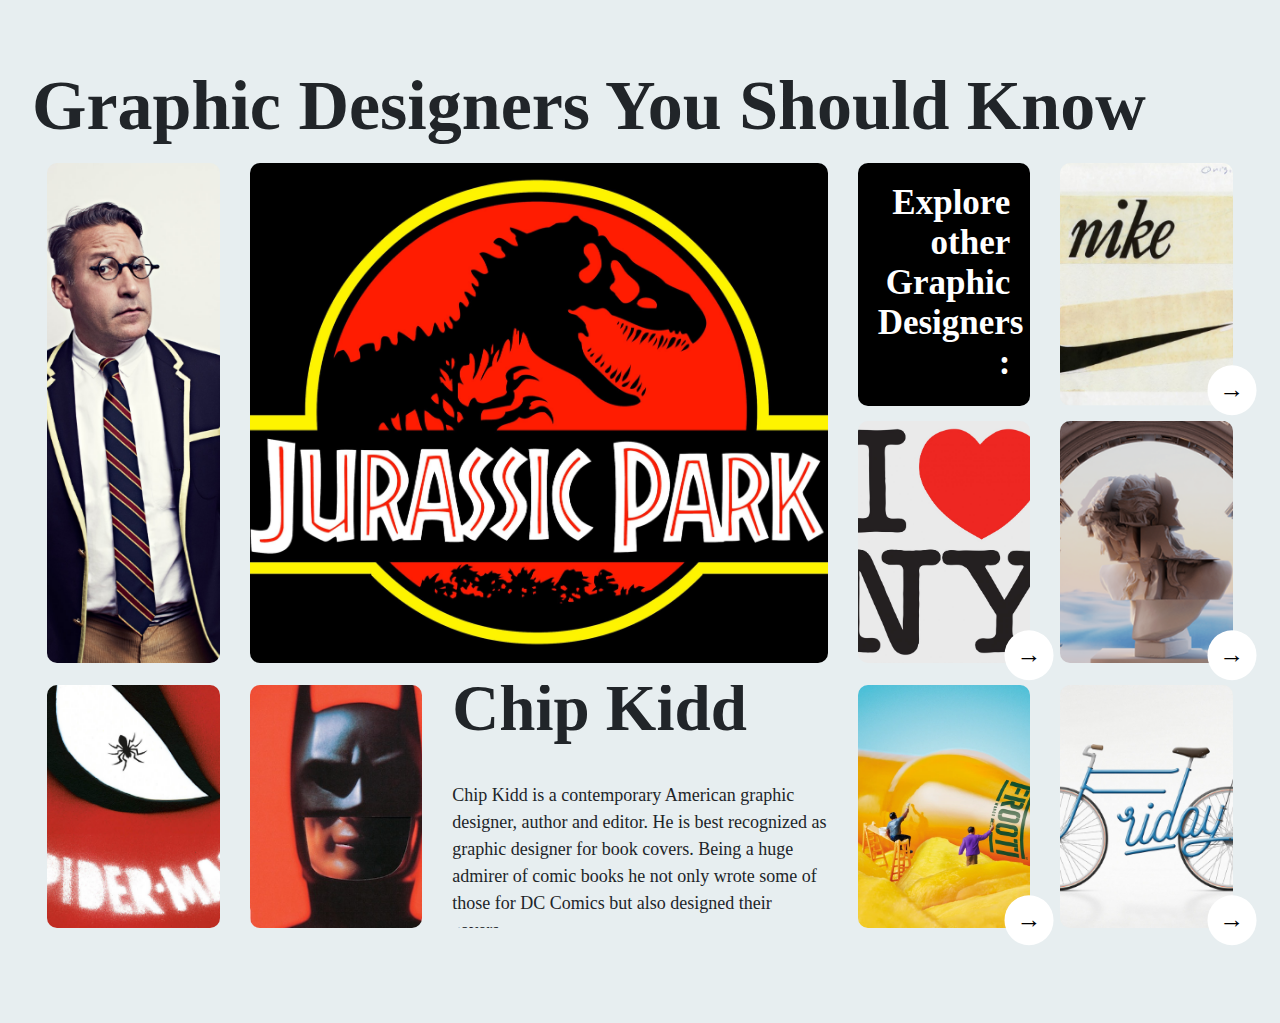
<file: index.html>
<!doctype html>
<html lang="en">
  <head>
    <!-- Required meta tags -->
    <meta charset="utf-8">
    <meta name="viewport" content="width=device-width, initial-scale=1, shrink-to-fit=no">

    <!-- Bootstrap CSS -->
    <link rel="stylesheet" href="https://cdn.jsdelivr.net/npm/bootstrap@4.0.0/dist/css/bootstrap.min.css" integrity="sha384-Gn5384xqQ1aoWXA+058RXPxPg6fy4IWvTNh0E263XmFcJlSAwiGgFAW/dAiS6JXm" crossorigin="anonymous">
    <link rel="stylesheet" href="style.css">

    <title>67-338 Project3</title>
  </head>
  <body>
    <div class="container-fluid">
      <div>
        <h1>Graphic Designers You Should Know</h1>
      </div>
      <div class="row no-gutters">
           <div class="col-2 special">
             <div class="cell special fill">
                <img src="images/chip kidd.png" alt="">
             </div>
           </div>
           <div class="col-6">
             <div class="cell special fill">
                <img src="images/jurassic park big.png" alt="">
                
             </div>
           </div>
           <div class="col-2">
             <div class="cell ordinary fill-explore">
              <span class="explore-text">
                Explore <br/>
                other <br/>
                Graphic <br/>
                Designers <br/>
                :<br/>
                
              </span>
             </div>
             <div class="cell ordinary fill">
              <img src="images/i<3ny-small.png" alt="" class="image-blackened">
              <div class="hide">Milton Glaser</div>
              <a href="milton-glaser.html">
                <button class="btn">
                  &rarr;
                </button>
              </a>
             </div>
           </div>
           <div class="col-2">
             <div class="cell ordinary fill">
              <img src="images/nike small.png" class="image-blackened">
              <div class="hide">Carolyn Davidson</div>
              <a href="carolyn-davidson.html">
                 <button class="btn weird-one">
                    &rarr;
                  </button>
              </a>
             
             </div>
             <div class="cell ordinary fill">
              <img src="images/shane-griffin-small.png" alt="" class="image-blackened">
              <div class="hide">Shane Griffin</div>
              <a href="shane-griffin.html">
                <button class="btn">
                  &rarr;
                </button>
              </a>
              
             </div>
           </div>
     </div>
     
     <div class="row no-gutters">
           <div class="col-2">
             <div class="cell ordinary fill">
              <img src="images/kidd-art1.png" alt="">
              
             </div>
           </div>
           <div class="col-2">
             <div class="cell ordinary fill">
              <img src="images/kidd-art2.png" alt="">
             </div>
           </div>
           <div class="col-4">
             <div class="cell ordinary fill">
              
              <div class="text">
                <h3>Chip Kidd</h3><br/>
                Chip Kidd is a contemporary American graphic designer, author and editor. He is best recognized as graphic designer for book covers. Being a huge admirer of comic books he not only wrote some of those for DC Comics but also designed their covers.
              </div>
             </div>
           </div>
           <div class="col-2">
             <div class="cell ordinary fill">
              <img src="images/jessica-walsh-small.png" alt="" class="image-blackened">
              <div class="hide">Jessica Walsh</div>
              <a href="jessica-walsh.html">
                <button class="btn second">
                  &rarr;
                </button>
              </a>
             </div>
           </div>
           <div class="col-2">
             <div class="cell ordinary fill">
              <img src="images/juri-zaech-small.png" alt="" class="image-blackened">
              <div class="hide">Juri Zaech</div>
              <a href="juri-zaech.html">
                <button class="btn second">
                  &rarr;
                </button>
              </a>
             </div>
           </div>
     </div>
     
     
   </div>
    <!-- Optional JavaScript -->
    <!-- jQuery first, then Popper.js, then Bootstrap JS -->
    <script src="https://code.jquery.com/jquery-3.2.1.slim.min.js" integrity="sha384-KJ3o2DKtIkvYIK3UENzmM7KCkRr/rE9/Qpg6aAZGJwFDMVNA/GpGFF93hXpG5KkN" crossorigin="anonymous"></script>
    <script src="https://cdn.jsdelivr.net/npm/popper.js@1.12.9/dist/umd/popper.min.js" integrity="sha384-ApNbgh9B+Y1QKtv3Rn7W3mgPxhU9K/ScQsAP7hUibX39j7fakFPskvXusvfa0b4Q" crossorigin="anonymous"></script>
    <script src="https://cdn.jsdelivr.net/npm/bootstrap@4.0.0/dist/js/bootstrap.min.js" integrity="sha384-JZR6Spejh4U02d8jOt6vLEHfe/JQGiRRSQQxSfFWpi1MquVdAyjUar5+76PVCmYl" crossorigin="anonymous"></script>
  </body>
</html>
</file>
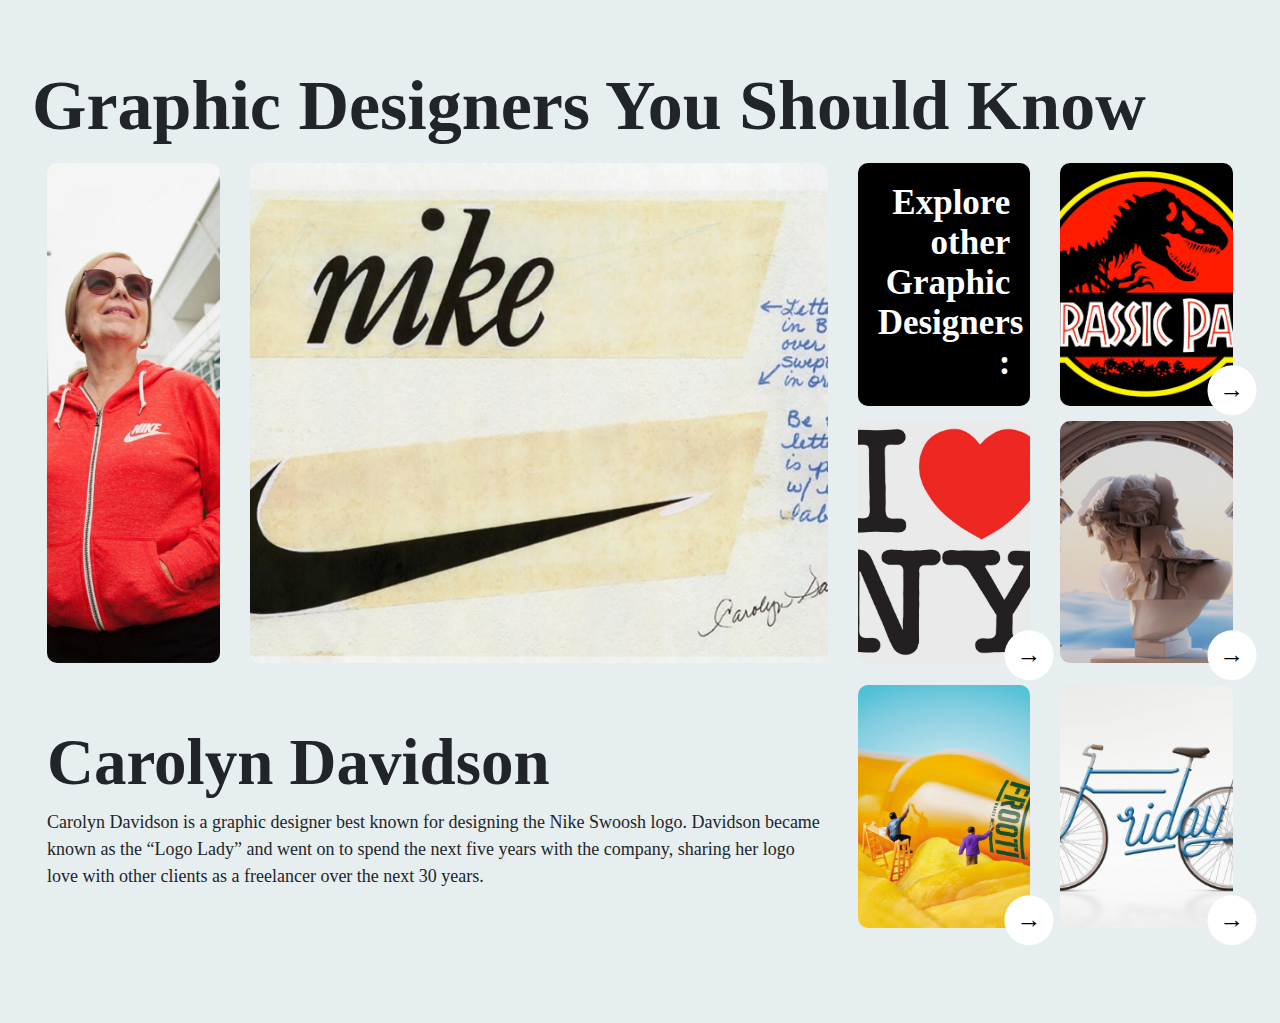
<file: carolyn-davidson.html>
<!doctype html>
<html lang="en">
  <head>
    <!-- Required meta tags -->
    <meta charset="utf-8">
    <meta name="viewport" content="width=device-width, initial-scale=1, shrink-to-fit=no">

    <!-- Bootstrap CSS -->
    <link rel="stylesheet" href="https://cdn.jsdelivr.net/npm/bootstrap@4.0.0/dist/css/bootstrap.min.css" integrity="sha384-Gn5384xqQ1aoWXA+058RXPxPg6fy4IWvTNh0E263XmFcJlSAwiGgFAW/dAiS6JXm" crossorigin="anonymous">
    <link rel="stylesheet" href="style.css">

    <title>67-338 Project3</title>
  </head>
  <body>
    
    <div class="container-fluid">
      <div>
        <h1>Graphic Designers You Should Know</h1>
      </div>
      <div class="row no-gutters">
           <div class="col-2 special">
             <div class="cell special fill">
                <img src="images/carolyn-davidson.png" alt="">
             </div>
           </div>
           <div class="col-6">
             <div class="cell special fill">
                <img src="images/nike-big.png" alt="">
             </div>
           </div>
           <div class="col-2">
            <div class="cell ordinary fill-explore">
              <span class="explore-text">
                Explore <br/>
                other <br/>
                Graphic <br/>
                Designers <br/>
                :<br/>
                
              </span>
             </div>
             <div class="cell ordinary fill">
              <img src="images/i<3ny-small.png" alt="" class="image-blackened">
              <div class="hide">Milton Glaser</div>
              <a href="milton-glaser.html">
                <button class="btn">
                  &rarr;
                </button>
              </a>
             </div>
           </div>
           <div class="col-2">
             <div class="cell ordinary fill">
              <img src="images/jurassic small.png" alt="" class="image-blackened">
              <div class="hide">Chip Kidd</div>
              <a href="index.html">
                <button class="btn weird-one">
                   &rarr;
                 </button>
             </a>
              
             </div>
             <div class="cell ordinary fill">
              <img src="images/shane-griffin-small.png" alt="" class="image-blackened">
              <div class="hide">Shane Griffin</div>
              <a href="shane-griffin.html">
                <button class="btn">
                  &rarr;
                </button>
              </a>
              
             </div>
           </div>
     </div>
     
     <div class="row no-gutters">
           
           <div class="col-8">
             <div class="cell ordinary fill">
              
              <div class="text">
                <h3>Carolyn Davidson</h3>
                Carolyn Davidson is a graphic designer best known for designing the Nike Swoosh logo. Davidson became known as the “Logo Lady” and went on to spend the next five years with the company, sharing her logo love with other clients as a freelancer over the next 30 years.               </div>
             </div>
           </div>
           <div class="col-2">
             <div class="cell ordinary fill">
              <img src="images/jessica-walsh-small.png" alt="" class="image-blackened">
              <div class="hide">Jessica Walsh</div>
              <a href="jessica-walsh.html">
                <button class="btn second">
                  &rarr;
                </button>
              </a>
             </div>
           </div>
           <div class="col-2">
             <div class="cell ordinary fill">
              <img src="images/juri-zaech-small.png" alt="" class="image-blackened">
              <div class="hide">Juri Zaech</div>
              <a href="juri-zaech.html">
                <button class="btn second">
                  &rarr;
                </button>
              </a>
             </div>
           </div>
     </div>
     
     
   </div>
    <!-- Optional JavaScript -->
    <!-- jQuery first, then Popper.js, then Bootstrap JS -->
    <script src="https://code.jquery.com/jquery-3.2.1.slim.min.js" integrity="sha384-KJ3o2DKtIkvYIK3UENzmM7KCkRr/rE9/Qpg6aAZGJwFDMVNA/GpGFF93hXpG5KkN" crossorigin="anonymous"></script>
    <script src="https://cdn.jsdelivr.net/npm/popper.js@1.12.9/dist/umd/popper.min.js" integrity="sha384-ApNbgh9B+Y1QKtv3Rn7W3mgPxhU9K/ScQsAP7hUibX39j7fakFPskvXusvfa0b4Q" crossorigin="anonymous"></script>
    <script src="https://cdn.jsdelivr.net/npm/bootstrap@4.0.0/dist/js/bootstrap.min.js" integrity="sha384-JZR6Spejh4U02d8jOt6vLEHfe/JQGiRRSQQxSfFWpi1MquVdAyjUar5+76PVCmYl" crossorigin="anonymous"></script>
  </body>
</html>
</file>
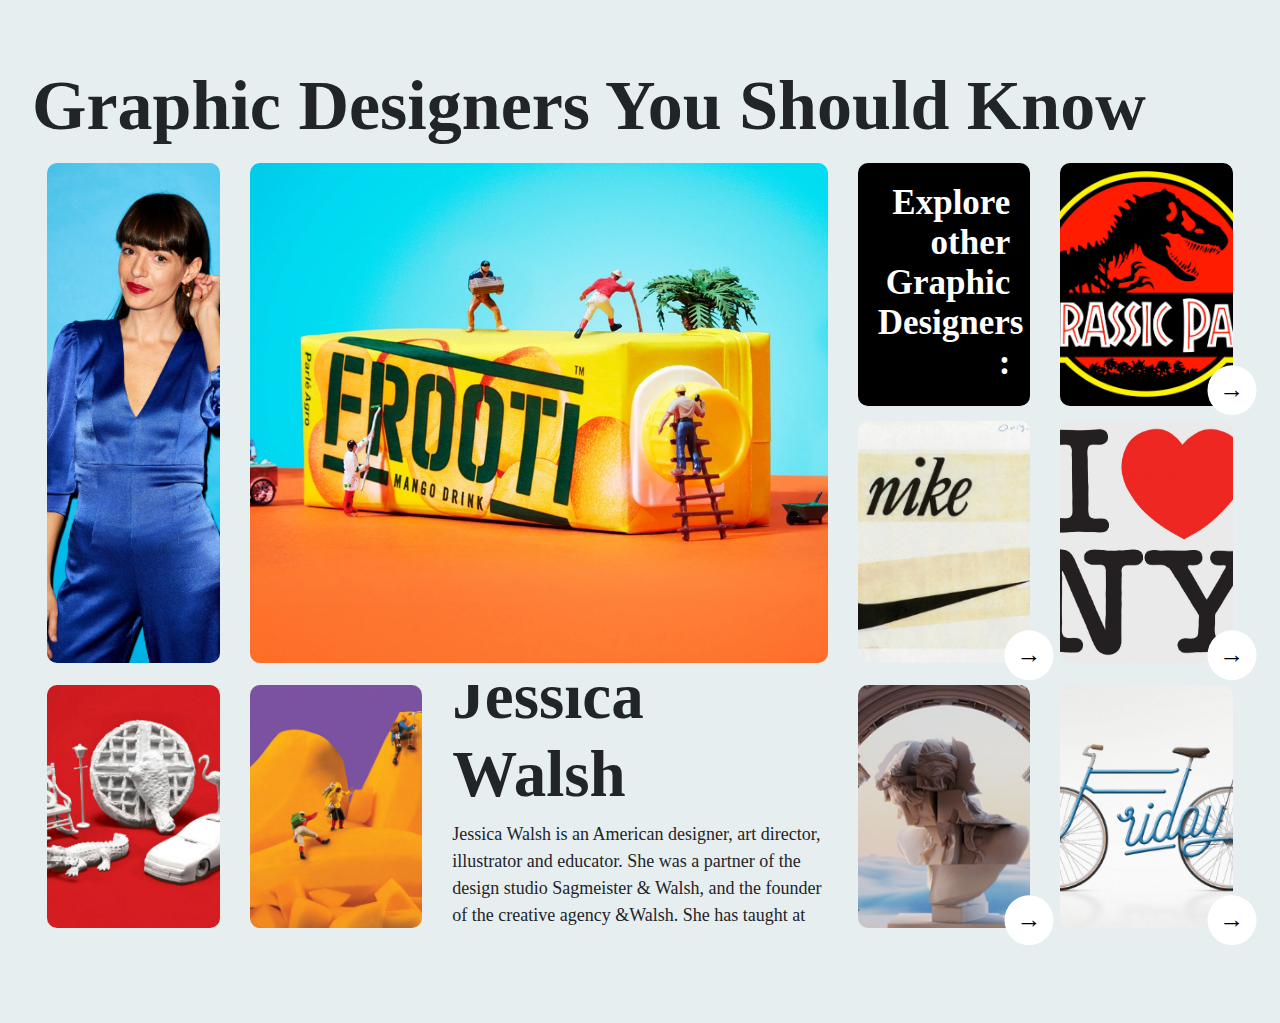
<file: jessica-walsh.html>
<!doctype html>
<html lang="en">
  <head>
    <!-- Required meta tags -->
    <meta charset="utf-8">
    <meta name="viewport" content="width=device-width, initial-scale=1, shrink-to-fit=no">

    <!-- Bootstrap CSS -->
    <link rel="stylesheet" href="https://cdn.jsdelivr.net/npm/bootstrap@4.0.0/dist/css/bootstrap.min.css" integrity="sha384-Gn5384xqQ1aoWXA+058RXPxPg6fy4IWvTNh0E263XmFcJlSAwiGgFAW/dAiS6JXm" crossorigin="anonymous">
    <link rel="stylesheet" href="style.css">

    <title>67-338 Project3</title>
  </head>
  <body>
    
    <div class="container-fluid">
      <div>
        <h1>Graphic Designers You Should Know</h1>
      </div>
      <div class="row no-gutters">
           <div class="col-2 special">
             <div class="cell special fill">
                <img src="images/jessica-walsh.png" alt="">
             </div>
           </div>
           <div class="col-6">
             <div class="cell special fill">
                <img src="images/walsh-big.png" alt="">
             </div>
           </div>
           <div class="col-2">
            <div class="cell ordinary fill-explore">
              <span class="explore-text">
                Explore <br/>
                other <br/>
                Graphic <br/>
                Designers <br/>
                :<br/>
                
              </span>
             </div>
             <div class="cell ordinary fill">
              <img src="images/nike small.png" alt="" class="image-blackened">
              <div class="hide">Carolyn Davidson</div>
              <a href="carolyn-davidson.html">
                <button class="btn">
                  &rarr;
                </button>
              </a>
             </div>
           </div>
           <div class="col-2">
             <div class="cell ordinary fill">
              <img src="images/jurassic small.png" alt="" class="image-blackened">
              <div class="hide">Chip Kidd</div>
              <a href="index.html">
                <button class="btn weird-one">
                   &rarr;
                 </button>
             </a>
             </div>
             <div class="cell ordinary fill">
              <img src="images/i<3ny-small.png" alt="" class="image-blackened">
              <div class="hide">Milton Glaser</div>
              <a href="milton-glaser.html">
                <button class="btn">
                  &rarr;
                </button>
              </a>
              
             </div>
           </div>
     </div>
     
     <div class="row no-gutters">
           <div class="col-2">
             <div class="cell ordinary fill">
              <img src="images/walsh1.png" alt="">
             </div>
           </div>
           <div class="col-2">
             <div class="cell ordinary fill">
              <img src="images/walsh2.png" alt="">
             </div>
           </div>
           <div class="col-4">
             <div class="cell ordinary fill">
              
              <div class="text">
                <h3>Jessica Walsh</h3>
                Jessica Walsh is an American designer, art director, illustrator and educator. She was a partner of the design studio Sagmeister & Walsh, and the founder of the creative agency &Walsh. She has taught at the School of Visual Arts.              </div>
             </div>
           </div>
           <div class="col-2">
             <div class="cell ordinary fill">
              <img src="images/shane-griffin-small.png" alt="" class="image-blackened">
              <div class="hide">Shane Griffin</div>
              <a href="shane-griffin.html">
                <button class="btn second">
                  &rarr;
                </button>
              </a>
             </div>
           </div>
           <div class="col-2">
             <div class="cell ordinary fill">
              <img src="images/juri-zaech-small.png" alt="" class="image-blackened">
              <div class="hide">Juri Zaech</div>
              <a href="juri-zaech.html">
                <button class="btn second">
                  &rarr;
                </button>
              </a>
             </div>
           </div>
     </div>
     
     
   </div>
    <!-- Optional JavaScript -->
    <!-- jQuery first, then Popper.js, then Bootstrap JS -->
    <script src="https://code.jquery.com/jquery-3.2.1.slim.min.js" integrity="sha384-KJ3o2DKtIkvYIK3UENzmM7KCkRr/rE9/Qpg6aAZGJwFDMVNA/GpGFF93hXpG5KkN" crossorigin="anonymous"></script>
    <script src="https://cdn.jsdelivr.net/npm/popper.js@1.12.9/dist/umd/popper.min.js" integrity="sha384-ApNbgh9B+Y1QKtv3Rn7W3mgPxhU9K/ScQsAP7hUibX39j7fakFPskvXusvfa0b4Q" crossorigin="anonymous"></script>
    <script src="https://cdn.jsdelivr.net/npm/bootstrap@4.0.0/dist/js/bootstrap.min.js" integrity="sha384-JZR6Spejh4U02d8jOt6vLEHfe/JQGiRRSQQxSfFWpi1MquVdAyjUar5+76PVCmYl" crossorigin="anonymous"></script>
  </body>
</html>
</file>
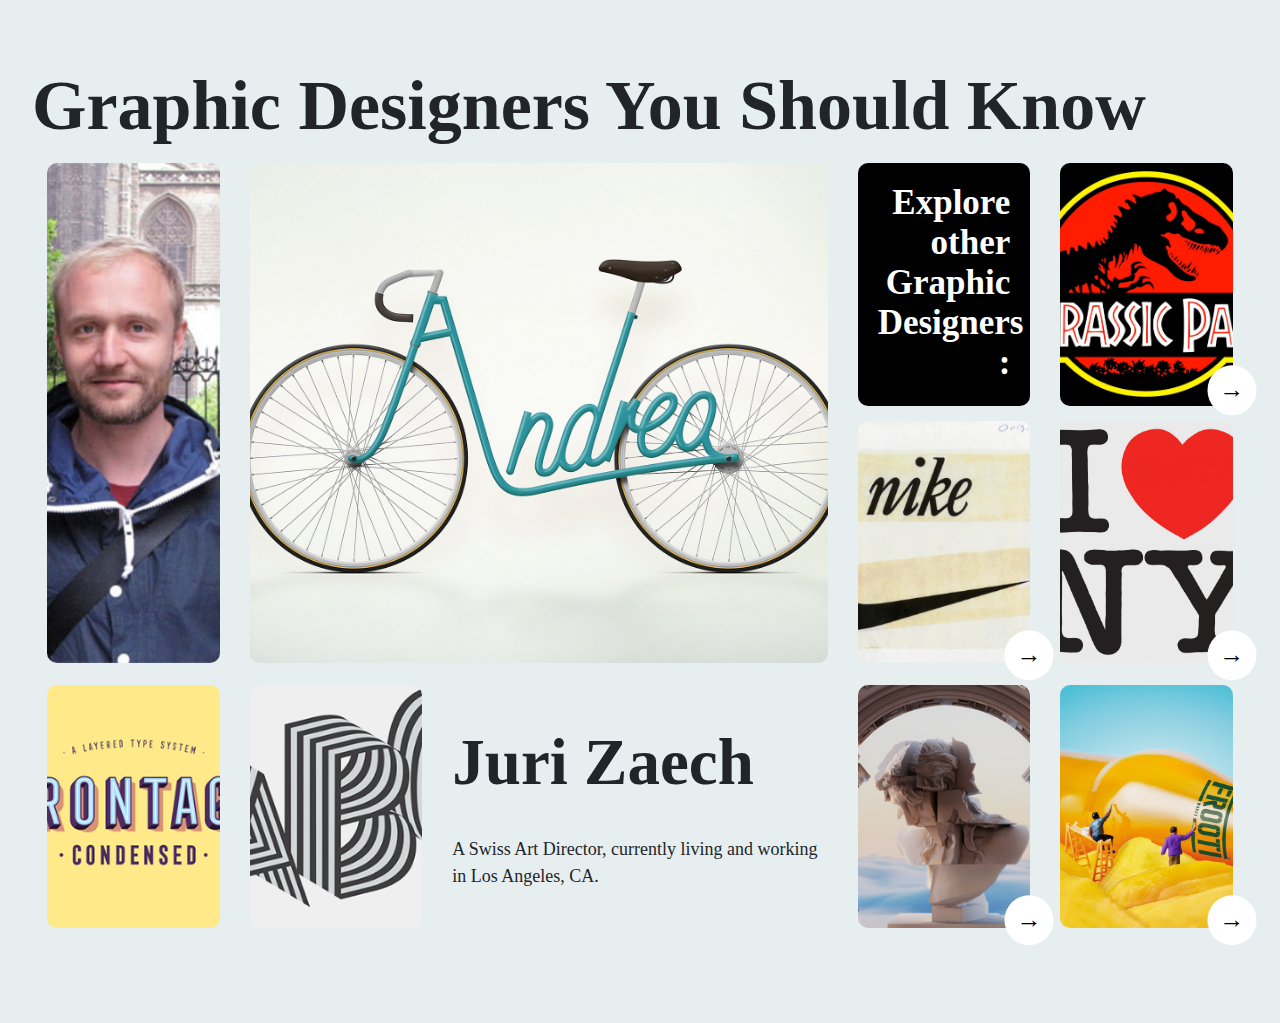
<file: juri-zaech.html>
<!doctype html>
<html lang="en">
  <head>
    <!-- Required meta tags -->
    <meta charset="utf-8">
    <meta name="viewport" content="width=device-width, initial-scale=1, shrink-to-fit=no">

    <!-- Bootstrap CSS -->
    <link rel="stylesheet" href="https://cdn.jsdelivr.net/npm/bootstrap@4.0.0/dist/css/bootstrap.min.css" integrity="sha384-Gn5384xqQ1aoWXA+058RXPxPg6fy4IWvTNh0E263XmFcJlSAwiGgFAW/dAiS6JXm" crossorigin="anonymous">
    <link rel="stylesheet" href="style.css">

    <title>67-338 Project3</title>
  </head>
  <body>
    <div class="container-fluid">
      <div>
        <h1>Graphic Designers You Should Know</h1>
      </div>
      <div class="row no-gutters">
           <div class="col-2 special">
             <div class="cell special fill">
                <img src="images/juri-zaech.png" alt="">
             </div>
           </div>
           <div class="col-6">
             <div class="cell special fill">
                <img src="images/zaech-big.png" alt="">
             </div>
           </div>
           <div class="col-2">
            <div class="cell ordinary fill-explore">
              <span class="explore-text">
                Explore <br/>
                other <br/>
                Graphic <br/>
                Designers <br/>
                :<br/>
                
              </span>
             </div>
             <div class="cell ordinary fill">
              <img src="images/nike small.png" alt="" class="image-blackened">
              <div class="hide">Carolyn Davidson</div>
              
              <a href="carolyn-davidson.html">
                <button class="btn">
                  &rarr;
                </button>
              </a>
             </div>
           </div>
           <div class="col-2">
             <div class="cell ordinary fill">
              <img src="images/jurassic small.png" alt="" class="image-blackened">
              <div class="hide">Chip Kidd</div>
              
              <a href="index.html">
                <button class="btn weird-one">
                   &rarr;
                 </button>
             </a>
              
             </div>
             <div class="cell ordinary fill">
              <img src="images/i<3ny-small.png" alt="" class="image-blackened">
              <div class="hide">Milton Glaser</div>
                
                <a href="milton-glaser.html">
                  <button class="btn">
                    &rarr;
                  </button>
                </a>
              
             </div>
           </div>
     </div>
     
     <div class="row no-gutters">
           <div class="col-2">
             <div class="cell ordinary fill">
              <img src="images/zaech1.png" alt="">
             </div>
           </div>
           <div class="col-2">
             <div class="cell ordinary fill">
              <img src="images/zaech2.png" alt="">
             </div>
           </div>
           <div class="col-4">
             <div class="cell ordinary fill">
              
                <div class="text">
                    <h3>Juri Zaech</h3><br/>
                    A Swiss Art Director, currently living and working in Los Angeles, CA.
                </div>
             </div>
           </div>
           <div class="col-2">
             <div class="cell ordinary fill">
              <img src="images/shane-griffin-small.png" alt="" class="image-blackened">
              <div class="hide">Shane Griffin</div>
                
                <a href="shane-griffin.html">
                  <button class="btn second">
                    &rarr;
                  </button>
                </a>
             </div>
           </div>
           <div class="col-2">
             <div class="cell ordinary fill">
              <img src="images/jessica-walsh-small.png" alt="" class="image-blackened">

              <div class="hide">Jessica Walsh</div>
              <a href="jessica-walsh.html">
                <button class="btn second">
                  &rarr;
                </button>
              </a>
             </div>
           </div>
     </div>
     
     
   </div>
    <!-- Optional JavaScript -->
    <!-- jQuery first, then Popper.js, then Bootstrap JS -->
    <script src="https://code.jquery.com/jquery-3.2.1.slim.min.js" integrity="sha384-KJ3o2DKtIkvYIK3UENzmM7KCkRr/rE9/Qpg6aAZGJwFDMVNA/GpGFF93hXpG5KkN" crossorigin="anonymous"></script>
    <script src="https://cdn.jsdelivr.net/npm/popper.js@1.12.9/dist/umd/popper.min.js" integrity="sha384-ApNbgh9B+Y1QKtv3Rn7W3mgPxhU9K/ScQsAP7hUibX39j7fakFPskvXusvfa0b4Q" crossorigin="anonymous"></script>
    <script src="https://cdn.jsdelivr.net/npm/bootstrap@4.0.0/dist/js/bootstrap.min.js" integrity="sha384-JZR6Spejh4U02d8jOt6vLEHfe/JQGiRRSQQxSfFWpi1MquVdAyjUar5+76PVCmYl" crossorigin="anonymous"></script>
  </body>
</html>
</file>
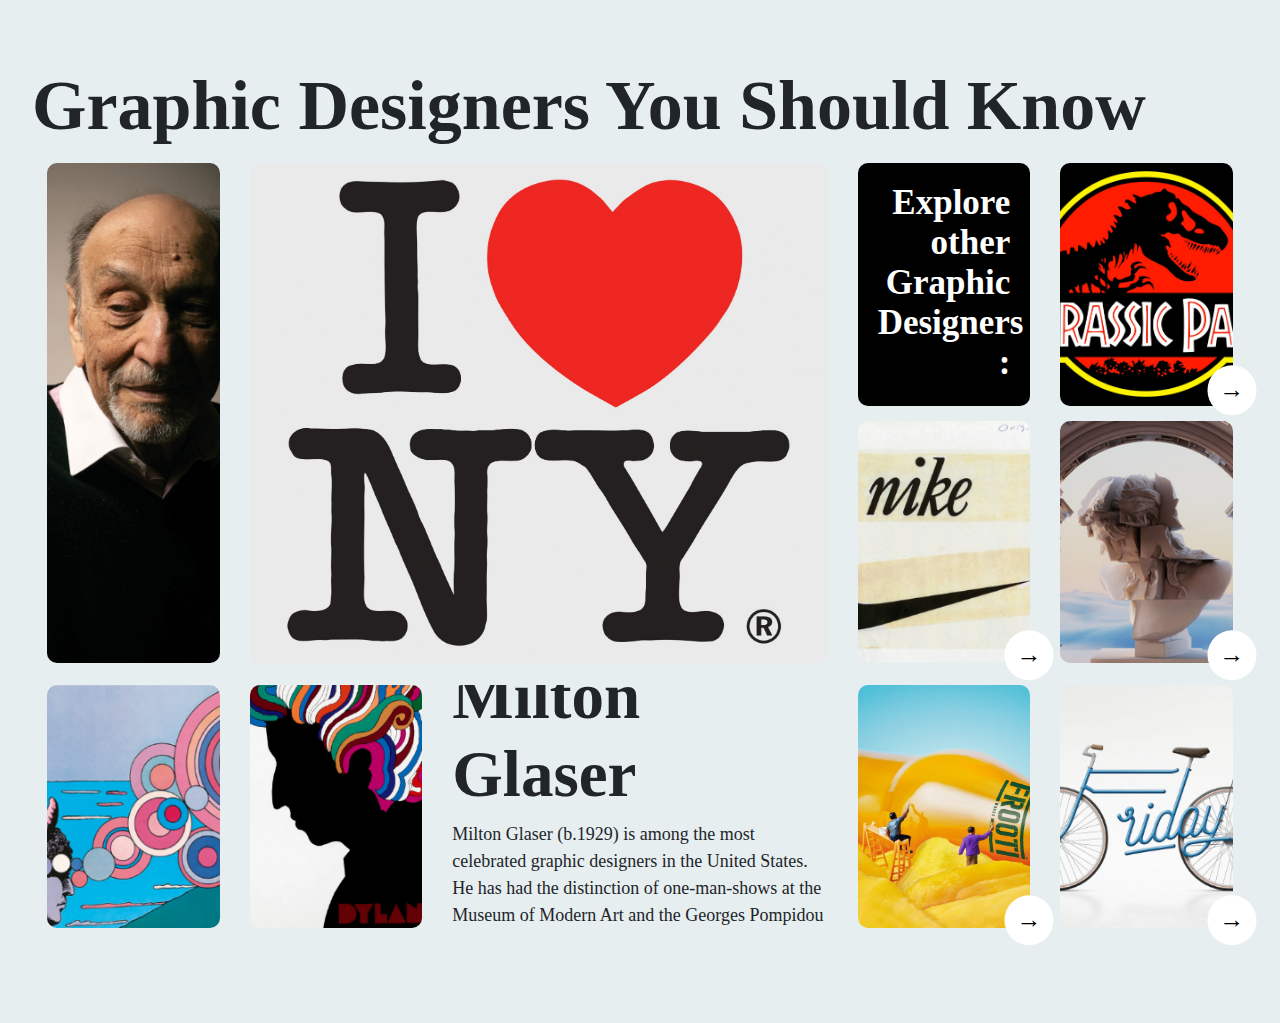
<file: milton-glaser.html>
<!doctype html>
<html lang="en">
  <head>
    <!-- Required meta tags -->
    <meta charset="utf-8">
    <meta name="viewport" content="width=device-width, initial-scale=1, shrink-to-fit=no">

    <!-- Bootstrap CSS -->
    <link rel="stylesheet" href="https://cdn.jsdelivr.net/npm/bootstrap@4.0.0/dist/css/bootstrap.min.css" integrity="sha384-Gn5384xqQ1aoWXA+058RXPxPg6fy4IWvTNh0E263XmFcJlSAwiGgFAW/dAiS6JXm" crossorigin="anonymous">
    <link rel="stylesheet" href="style.css">

    <title>67-338 Project3</title>
  </head>
  <body>
    <div class="container-fluid">
      <div>
        <h1>Graphic Designers You Should Know</h1>
      </div>
      <div class="row no-gutters">
           <div class="col-2 special">
             <div class="cell special fill">
                <img src="images/milton-glaser.png" alt="">
             </div>
           </div>
           <div class="col-6">
             <div class="cell special fill">
                <img src="images/NY-big.png" alt="">
             </div>
           </div>
           <div class="col-2">
            <div class="cell ordinary fill-explore">
              <span class="explore-text">
                Explore <br/>
                other <br/>
                Graphic <br/>
                Designers <br/>
                :<br/>
                
              </span>
             </div>
             <div class="cell ordinary fill">
             <img src="images/nike small.png" alt="" class="image-blackened">

              <div class="hide">Carolyn Davidson</div>
              <a href="carolyn-davidson.html">
                <button class="btn">
                  &rarr;
                </button>
              </a>
             </div>
           </div>
           <div class="col-2">
             <div class="cell ordinary fill">
              <img src="images/jurassic small.png" alt="" class="image-blackened">
              <div class="hide">Chip Kidd</div>
              <a href="index.html">
                <button class="btn weird-one">
                   &rarr;
                 </button>
             </a>
              
             </div>
             <div class="cell ordinary fill">
              <img src="images/shane-griffin-small.png" alt="" class="image-blackened">
              <div class="hide">Shane Griffin</div>
              <a href="shane-griffin.html">
                <button class="btn">
                  &rarr;
                </button>
              </a>
              
             </div>
           </div>
     </div>
     
     <div class="row no-gutters">
           <div class="col-2">
             <div class="cell ordinary fill">
              <img src="images/milton-glaser-1.png" alt="">
             </div>
           </div>
           <div class="col-2">
             <div class="cell ordinary fill">
              <img src="images/milton-glaser-2.png" alt="">
             </div>
           </div>
           <div class="col-4">
             <div class="cell ordinary fill">
              
              <div class="text">
                <h3>Milton Glaser</h3>
                Milton Glaser (b.1929) is among the most celebrated graphic designers in the United States. He has had the distinction of one-man-shows at the Museum of Modern Art and the Georges Pompidou Center. 
              </div>
             </div>
           </div>
           <div class="col-2">
             <div class="cell ordinary fill">
              <div class="hide">Jessica Walsh</div>
              <img src="images/jessica-walsh-small.png" alt="" class="image-blackened">
              <div class="hide">Jessica Walsh</div>
              <a href="jessica-walsh.html">
                <button class="btn second">
                  &rarr;
                </button>
              </a>
             </div>
           </div>
           <div class="col-2">
             <div class="cell ordinary fill">
              <img src="images/juri-zaech-small.png" alt="" class="image-blackened">
              <div class="hide">Juri Zaech</div>
              <a href="juri-zaech.html">
                <button class="btn second">
                  &rarr;
                </button>
              </a>
             </div>
           </div>
     </div>
     
     
   </div>
    <!-- Optional JavaScript -->
    <!-- jQuery first, then Popper.js, then Bootstrap JS -->
    <script src="https://code.jquery.com/jquery-3.2.1.slim.min.js" integrity="sha384-KJ3o2DKtIkvYIK3UENzmM7KCkRr/rE9/Qpg6aAZGJwFDMVNA/GpGFF93hXpG5KkN" crossorigin="anonymous"></script>
    <script src="https://cdn.jsdelivr.net/npm/popper.js@1.12.9/dist/umd/popper.min.js" integrity="sha384-ApNbgh9B+Y1QKtv3Rn7W3mgPxhU9K/ScQsAP7hUibX39j7fakFPskvXusvfa0b4Q" crossorigin="anonymous"></script>
    <script src="https://cdn.jsdelivr.net/npm/bootstrap@4.0.0/dist/js/bootstrap.min.js" integrity="sha384-JZR6Spejh4U02d8jOt6vLEHfe/JQGiRRSQQxSfFWpi1MquVdAyjUar5+76PVCmYl" crossorigin="anonymous"></script>
  </body>
</html>
</file>
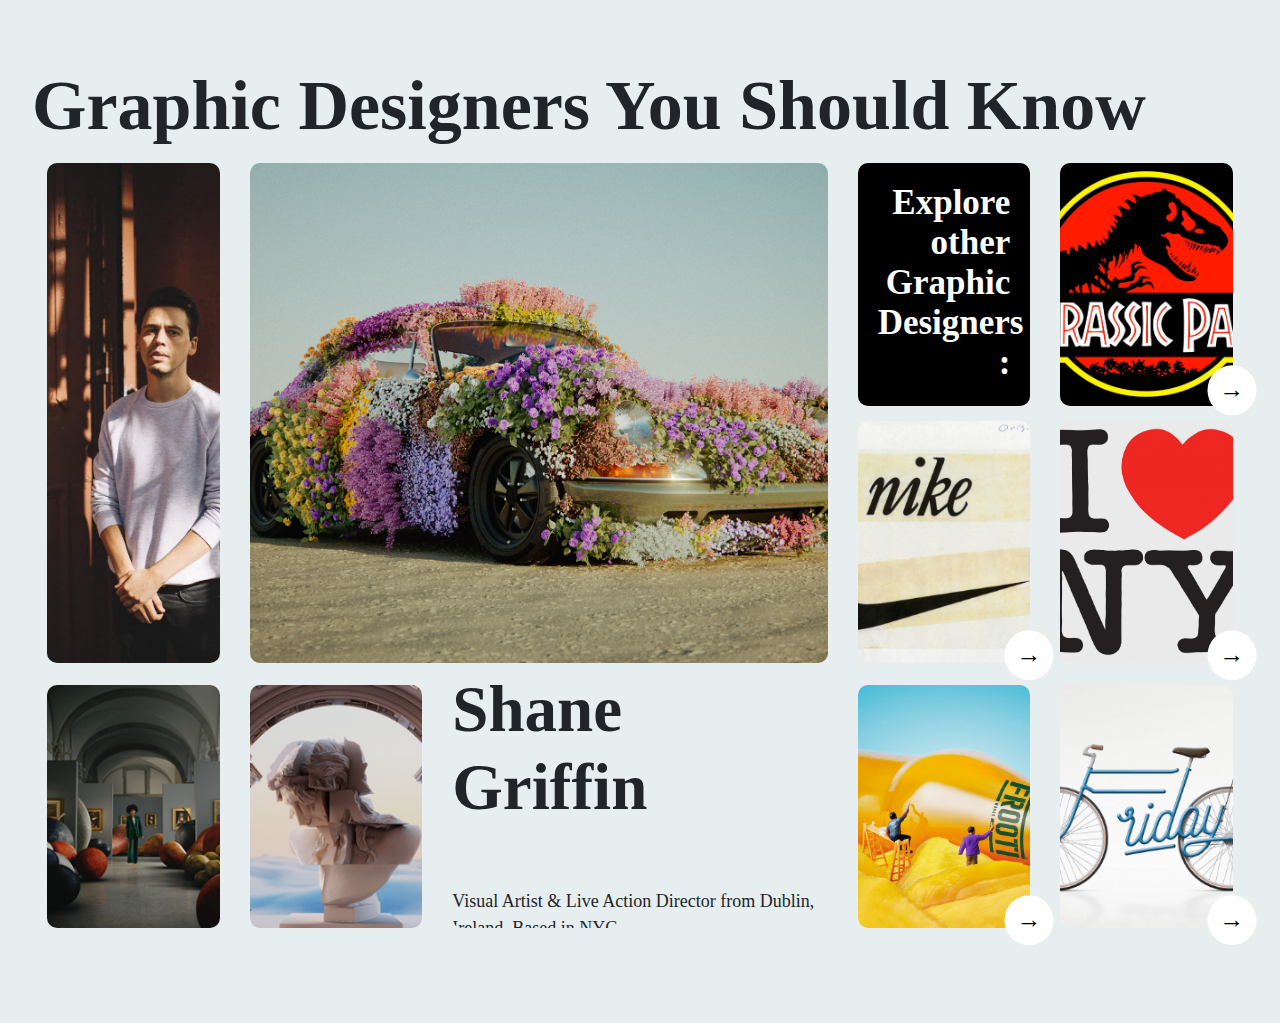
<file: shane-griffin.html>
<!doctype html>
<html lang="en">
  <head>
    <!-- Required meta tags -->
    <meta charset="utf-8">
    <meta name="viewport" content="width=device-width, initial-scale=1, shrink-to-fit=no">

    <!-- Bootstrap CSS -->
    <link rel="stylesheet" href="https://cdn.jsdelivr.net/npm/bootstrap@4.0.0/dist/css/bootstrap.min.css" integrity="sha384-Gn5384xqQ1aoWXA+058RXPxPg6fy4IWvTNh0E263XmFcJlSAwiGgFAW/dAiS6JXm" crossorigin="anonymous">
    <link rel="stylesheet" href="style.css">

    <title>67-338 Project3</title>
  </head>
  <body>
    <div class="container-fluid">
        <div>
            <h1>Graphic Designers You Should Know</h1>
          </div>
      <div class="row no-gutters">
           <div class="col-2 special">
             <div class="cell special fill">
                <img src="images/shane-griffin.png" alt="">
             </div>
           </div>
           <div class="col-6">
             <div class="cell special fill">
                <img src="images/shane-griffin-big.webp" alt="">
             </div>
           </div>
           <div class="col-2">
            <div class="cell ordinary fill-explore">
              <span class="explore-text">
                Explore <br/>
                other <br/>
                Graphic <br/>
                Designers <br/>
                :<br/>
                
              </span>
             </div>
             <div class="cell ordinary fill">
               <img src="images/nike small.png" alt="" class="image-blackened">
              <div class="hide">Carolyn Davidson</div>
             
              <a href="carolyn-davidson.html">
                <button class="btn">
                  &rarr;
                </button>
              </a>
             </div>
           </div>
           <div class="col-2">
             <div class="cell ordinary fill">
              <img src="images/jurassic small.png" alt="" class="image-blackened">
              <div class="hide">Chip Kidd</div>
              
              <a href="index.html">
                <button class="btn weird-one">
                   &rarr;
                 </button>
             </a>
              
             </div>
             <div class="cell ordinary fill">
               <img src="images/i<3ny-small.png" alt="" class="image-blackened">
              <div class="hide">Milton Glaser</div>
             
              <a href="milton-glaser.html">
                <button class="btn">
                  &rarr;
                </button>
              </a>
              
             </div>
           </div>
     </div>
     
     <div class="row no-gutters">
           <div class="col-2">
             <div class="cell ordinary fill">
              <img src="images/griffin-art-1.png" alt="">
             </div>
           </div>
           <div class="col-2">
             <div class="cell ordinary fill">
              <img src="images/shane-griffin-small.png" alt="">
             </div>
           </div>
           <div class="col-4">
             <div class="cell ordinary fill">
              
              <div class="text">
                <h3>Shane Griffin</h3><br/><br/>
                Visual Artist & Live Action Director from Dublin, Ireland. Based in NYC.
            </div>
             </div>
           </div>
           <div class="col-2">
             <div class="cell ordinary fill">
              <img src="images/jessica-walsh-small.png" alt="" class="image-blackened">
              <div class="hide">Jessica Walsh</div>
              
              <a href="jessica-walsh.html">
                <button class="btn second">
                  &rarr;
                </button>
              </a>
             </div>
           </div>
           <div class="col-2">
             <div class="cell ordinary fill">
              <img src="images/juri-zaech-small.png" alt="" class="image-blackened">
              <div class="hide">Juri Zaech</div>
              
              <a href="juri-zaech.html">
                <button class="btn second">
                  &rarr;
                </button>
              </a>
             </div>
           </div>
     </div>
     
     
   </div>
    <!-- Optional JavaScript -->
    <!-- jQuery first, then Popper.js, then Bootstrap JS -->
    <script src="https://code.jquery.com/jquery-3.2.1.slim.min.js" integrity="sha384-KJ3o2DKtIkvYIK3UENzmM7KCkRr/rE9/Qpg6aAZGJwFDMVNA/GpGFF93hXpG5KkN" crossorigin="anonymous"></script>
    <script src="https://cdn.jsdelivr.net/npm/popper.js@1.12.9/dist/umd/popper.min.js" integrity="sha384-ApNbgh9B+Y1QKtv3Rn7W3mgPxhU9K/ScQsAP7hUibX39j7fakFPskvXusvfa0b4Q" crossorigin="anonymous"></script>
    <script src="https://cdn.jsdelivr.net/npm/bootstrap@4.0.0/dist/js/bootstrap.min.js" integrity="sha384-JZR6Spejh4U02d8jOt6vLEHfe/JQGiRRSQQxSfFWpi1MquVdAyjUar5+76PVCmYl" crossorigin="anonymous"></script>
  </body>
</html>
</file>
<file: style.css>
body{
    background-color:#E7EEF0;
}

h1{
    font-family:'Bodoni 72', 'sans-serif';
    font-size:70px;
    font-weight:bold;
}

.text{
    font-family:'Bodoni 72', 'sans-serif';
    font-size:18px;
}

.special{
    height:500px;
}

.ordinary{
    height: 242.5px;
}

.no-gutters{
    margin-top:-8px;
}

.container-fluid {
    padding: 0; 
    margin-top: 0; 
    margin-left:0;
    margin-bottom:0;
    margin-right:0;
    /* border: 2px solid black; */
    padding: 4rem 2rem 5rem 2rem;
    /* margin: 0; */
    width: 100%;
    background-color:#E7EEF0;
}

.cell {
    /* min-height: 500px; */
    /* border: 2px solid green; */
    margin: 15px;
    border-radius:10px;
}

.hide {
    position: absolute;
    display: none;
    z-index:1;
    font-family:'Bodoni 72', 'sans-serif';
    font-size:30px;
    font-weight:bold;
    color:black;
    -webkit-transition: all 400ms ease-out;
  -moz-transition: all 400ms ease-out;
  -o-transition: all 400ms ease-out;
  -ms-transition: all 400ms ease-out;
  transition: all 400ms ease-out;
  /* transform: translate(-50%, -50%);
    -ms-transform: translate(-50%, -50%); */
    /* background-color: white; */
    padding: 0px 20px;
    border-radius: 20px;
}

.image-blackened:hover+.hide{
    display: block;
}


.image-blackened:hover{
    -webkit-filter:blur(6px);
    filter: white blur(4px); /* IE 6-9 */
    opacity:0.9;
    -webkit-transition: all 400ms ease-out;
  -moz-transition: all 400ms ease-out;
  -o-transition: all 400ms ease-out;
  -ms-transition: all 400ms ease-out;
  transition: all 400ms ease-out;
    /* filter: blur(4px); */
}



.fill {
    display: flex;
    justify-content: center;
    align-items: center;
    overflow: hidden
}


.fill img {
    object-fit: cover;
    flex-shrink: 0;
    width: 100%;
    height: 100%
}

.fill img:hover {
    object-fit: cover;
    flex-shrink: 0;
    width: 115%;
    height: 110%;
    -webkit-transition: all 400ms ease-out;
  -moz-transition: all 400ms ease-out;
  -o-transition: all 400ms ease-out;
  -ms-transition: all 400ms ease-out;
  transition: all 400ms ease-out;
}


.weird-one{
    font-size:200px;
    bottom: 45% !important;
    left: 92% !important;
}

.second{
    bottom:-10% !important;
}

.btn {
    position: absolute;
    bottom: -5%;
    left: 92%;
    transform: translate(-50%, -50%);
    -ms-transform: translate(-50%, -50%);
    background-color: white;
    color: black;
    font-size: 25px;
    font-weight: bold;
    border: none;
    cursor: pointer;
    border-radius: 50%;
  }
  

  .btn:hover {
    position: absolute;
    bottom: -5%;
    left: 92%;
    transform: translate(-50%, -50%);
    -ms-transform: translate(-50%, -50%);
    background-color: black;
    color: white;
    font-size: 25px;
    font-weight: bold;
    border: none;
    cursor: pointer;
    border-radius: 50%;
    -webkit-transition: all 400ms ease-out;
  -moz-transition: all 400ms ease-out;
  -o-transition: all 400ms ease-out;
  -ms-transition: all 400ms ease-out;
  transition: all 400ms ease-out;
  }
  

.explore-text{
    /* display:block !important; */
    text-align: right;
    font-family:'Bodoni 72', 'sans-serif';
    font-size:35px;
    font-weight:bold;
    line-height:40px;
    /* margin-left:-80px; */
    /* padding-right:10px; */
    /* background-color:black; */
    color:white;
}

.fill-explore{
    background-color:black;
    text-align:right;
    padding:20px;
}

h3{
    font-size:65px;
    font-weight:bold;
}
</file>
